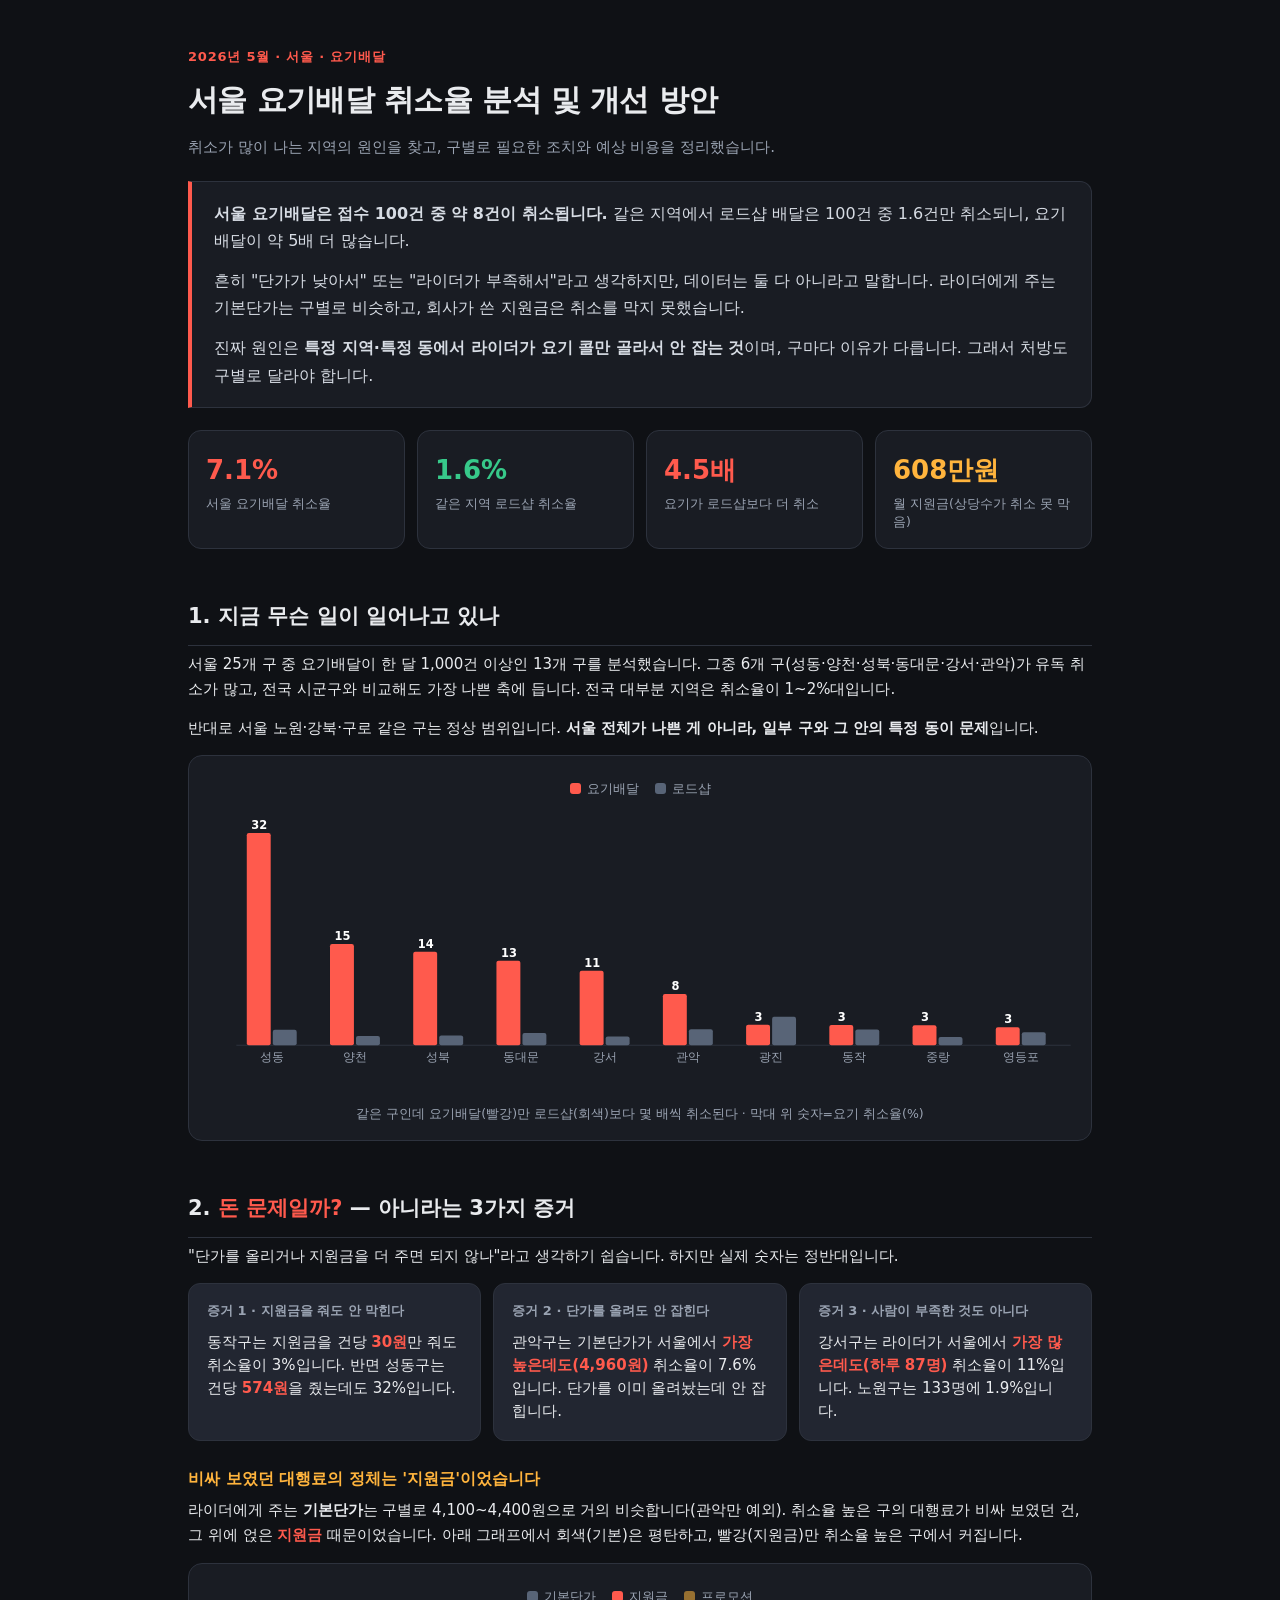
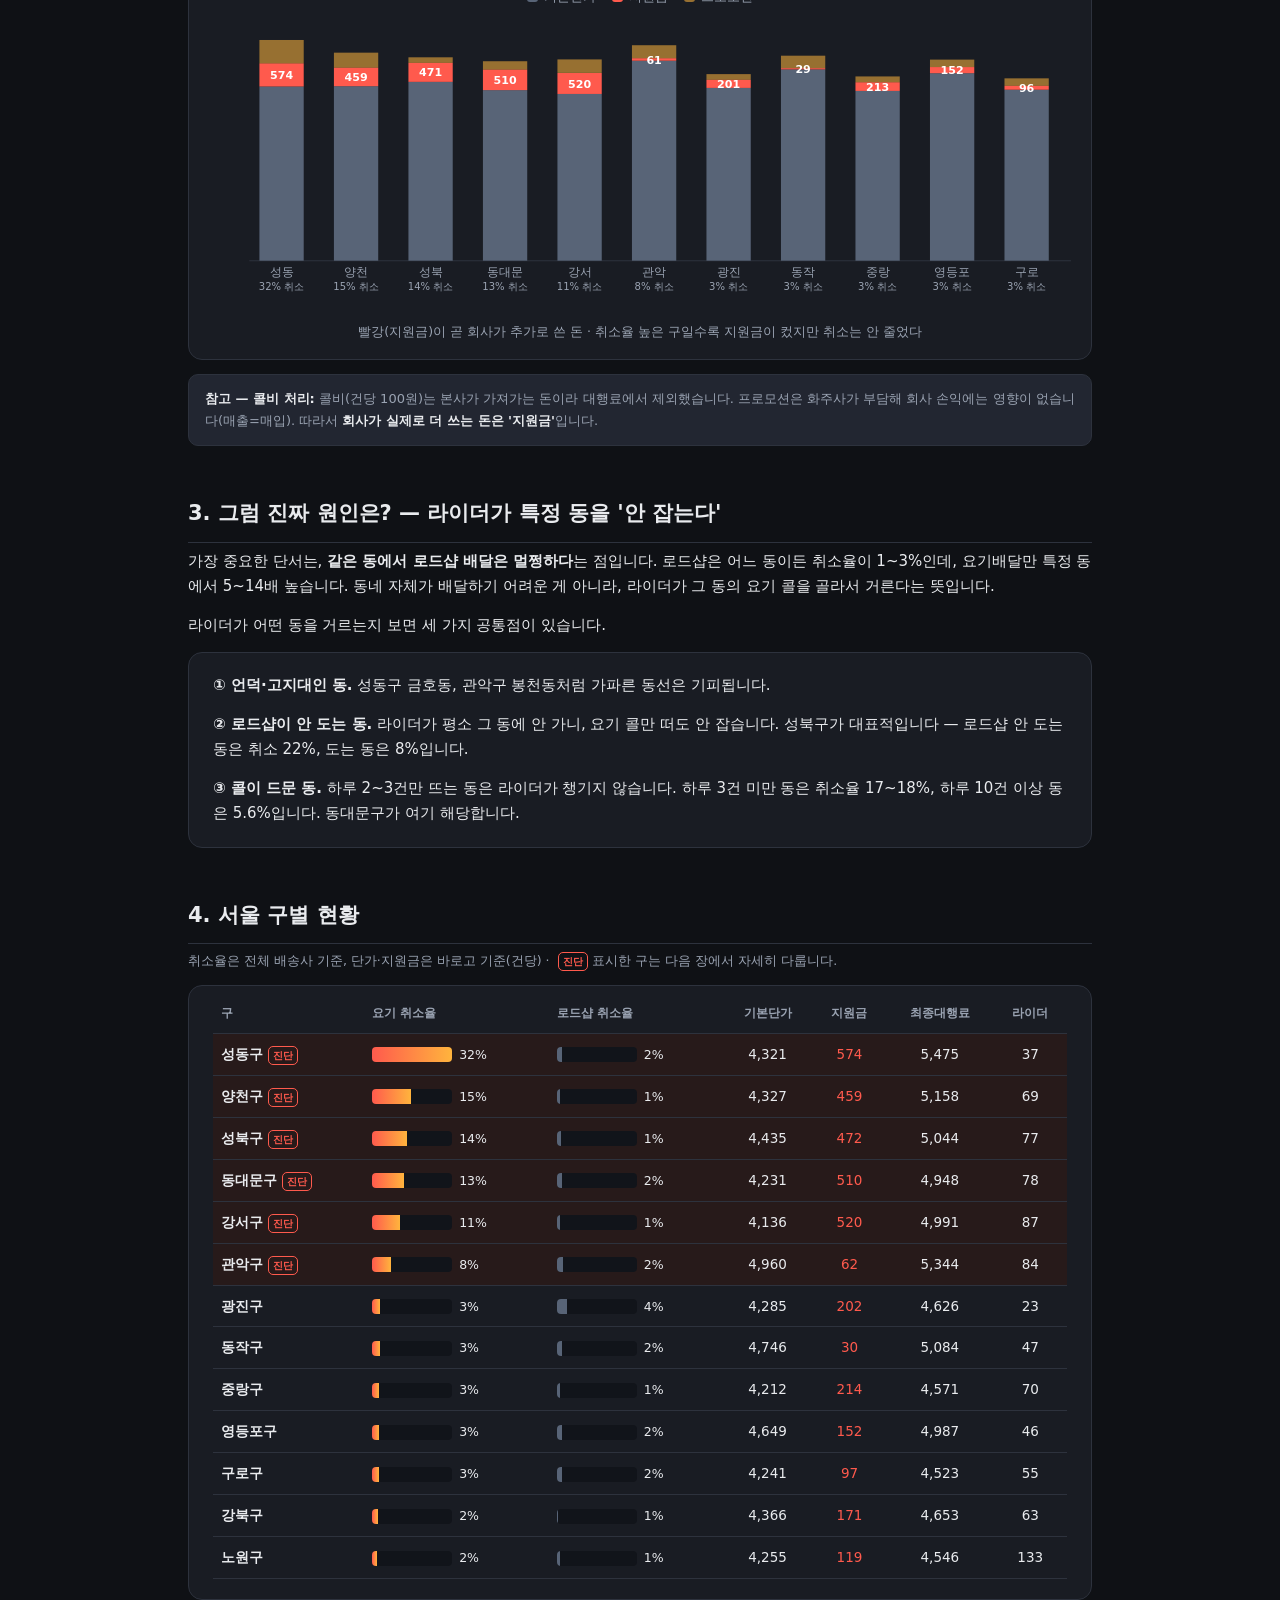
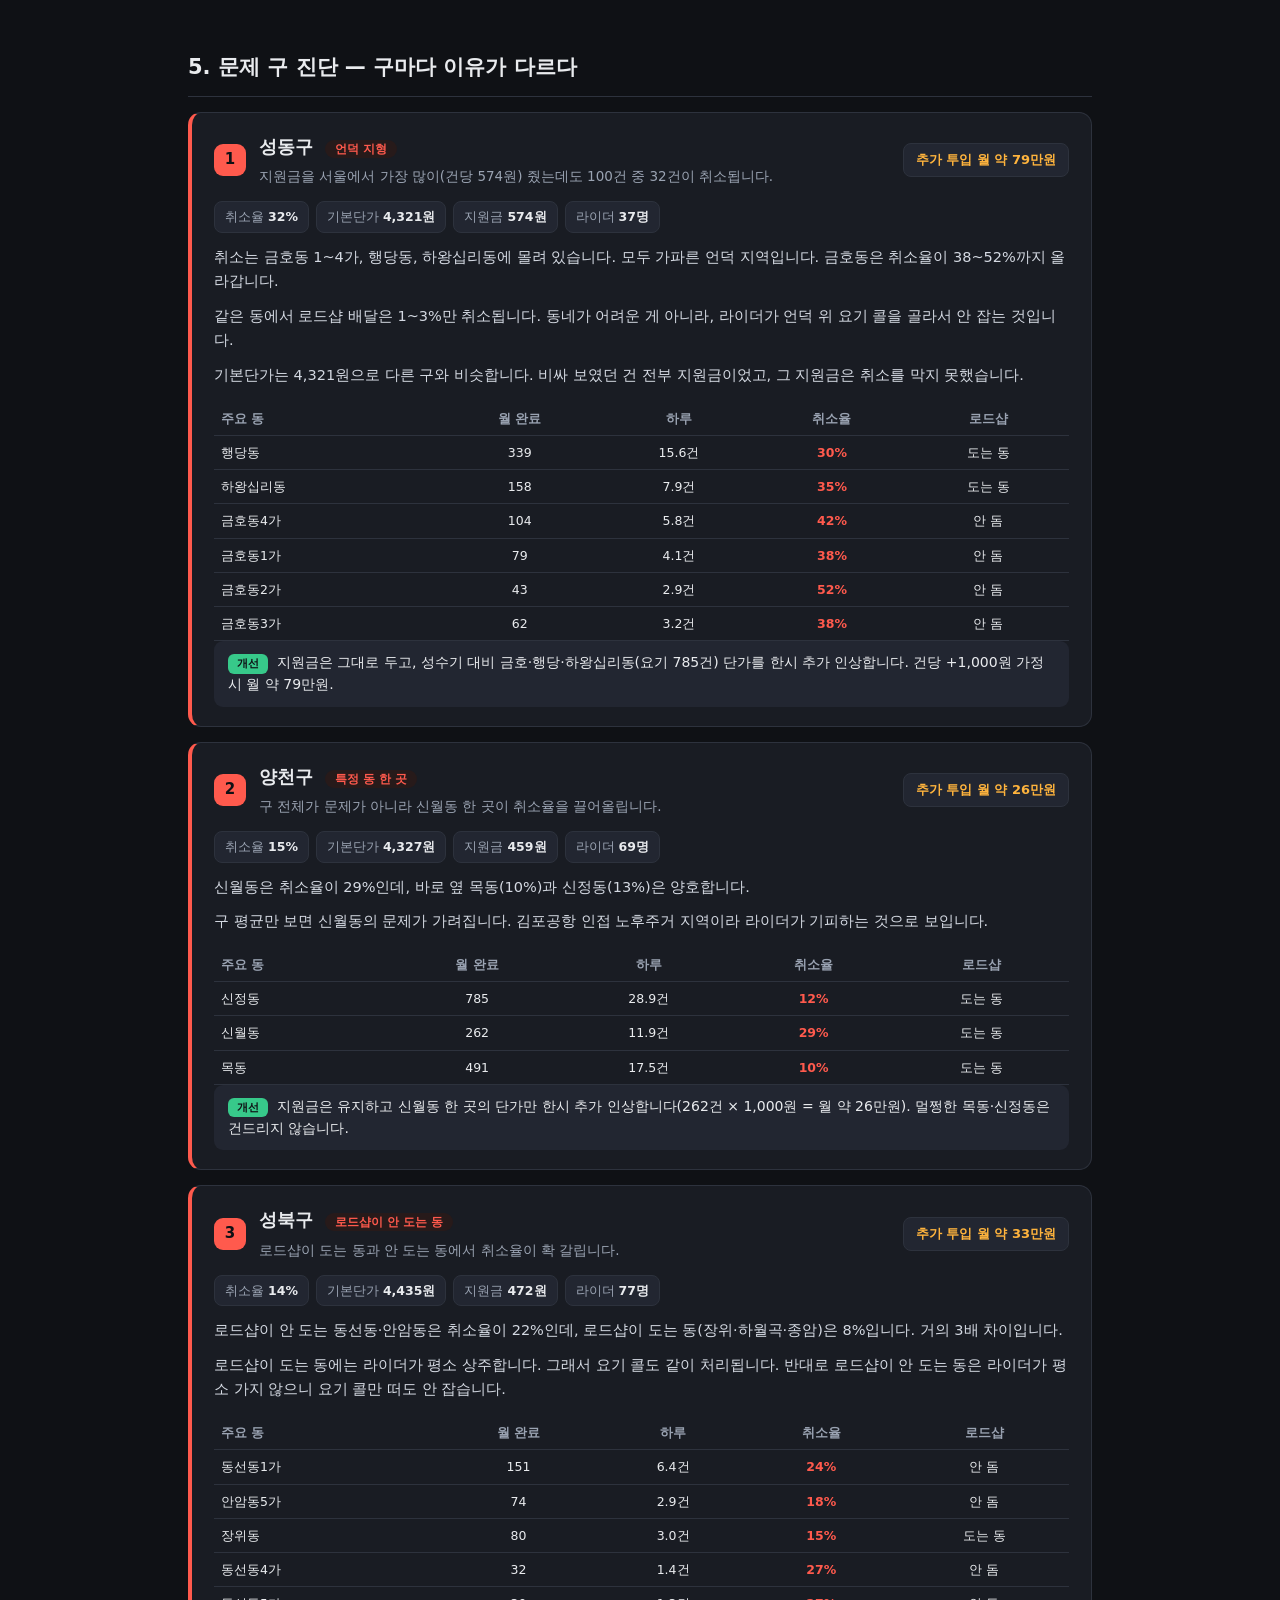
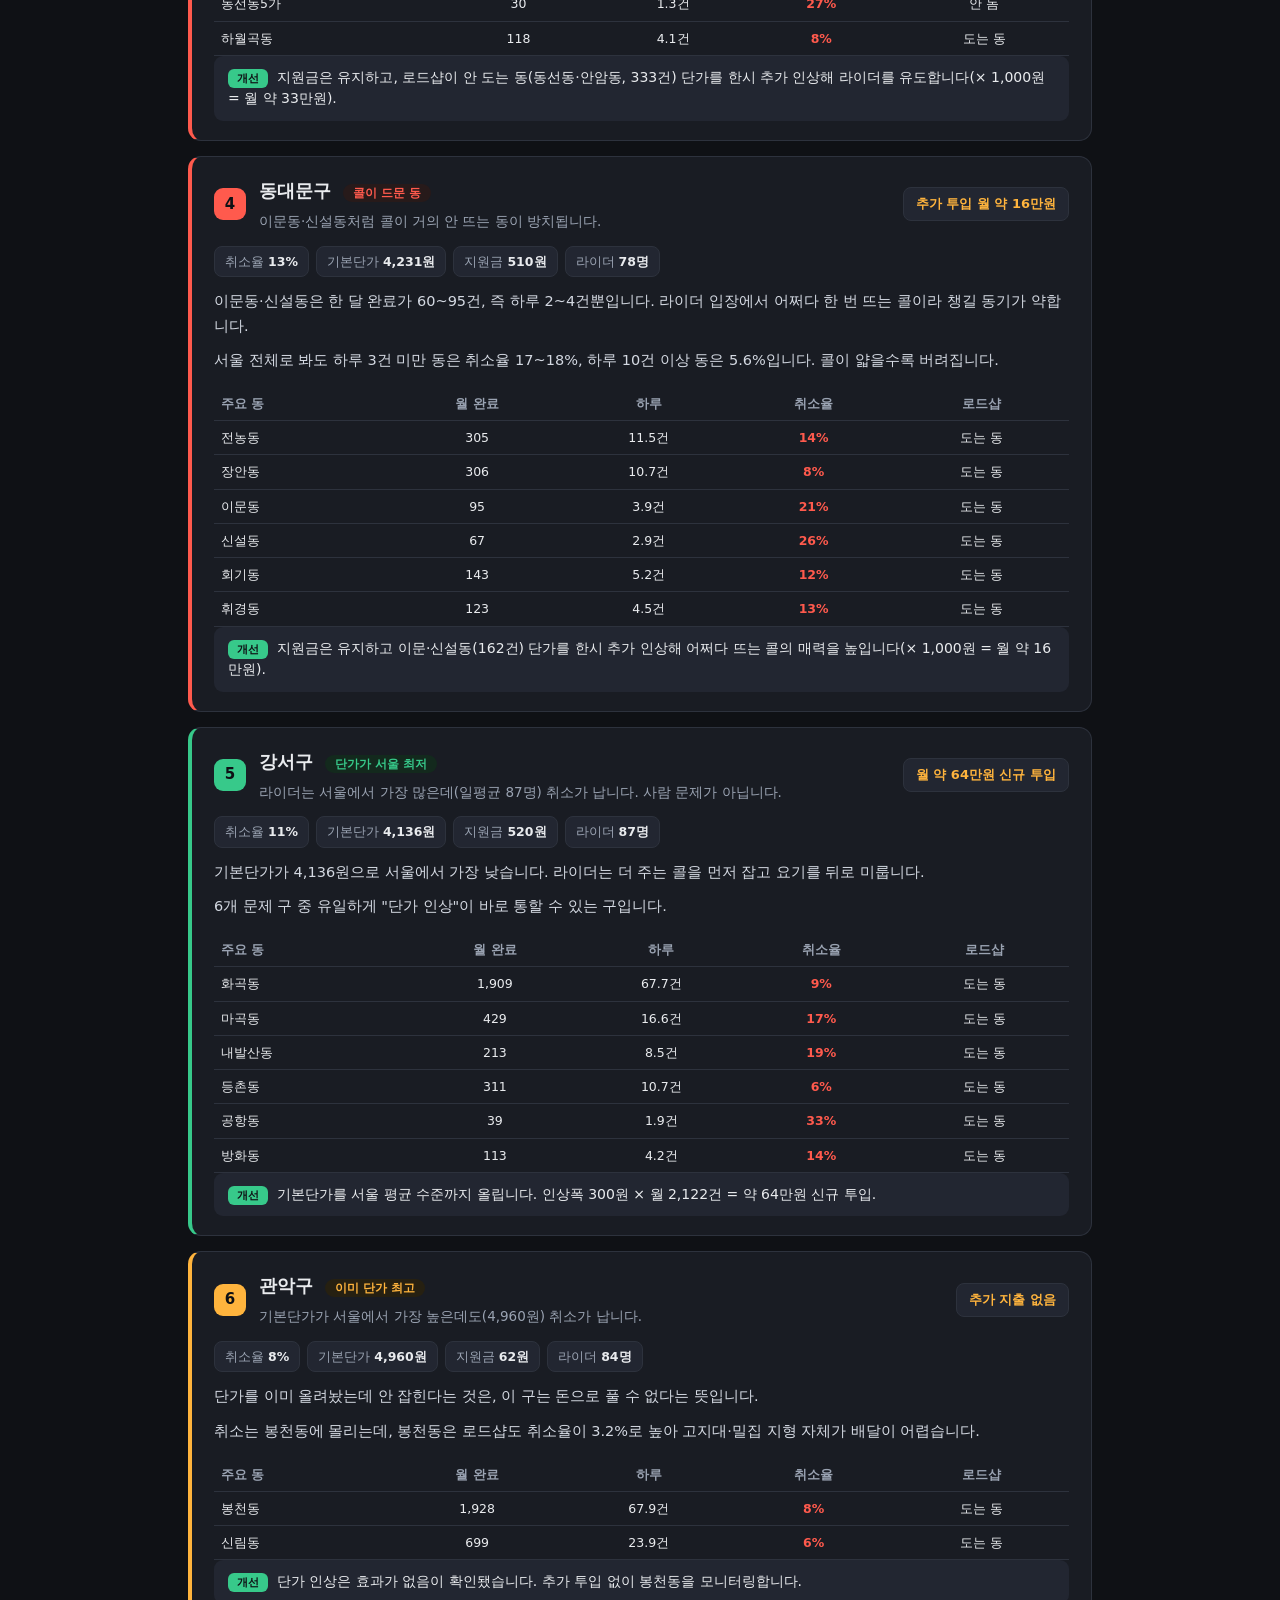
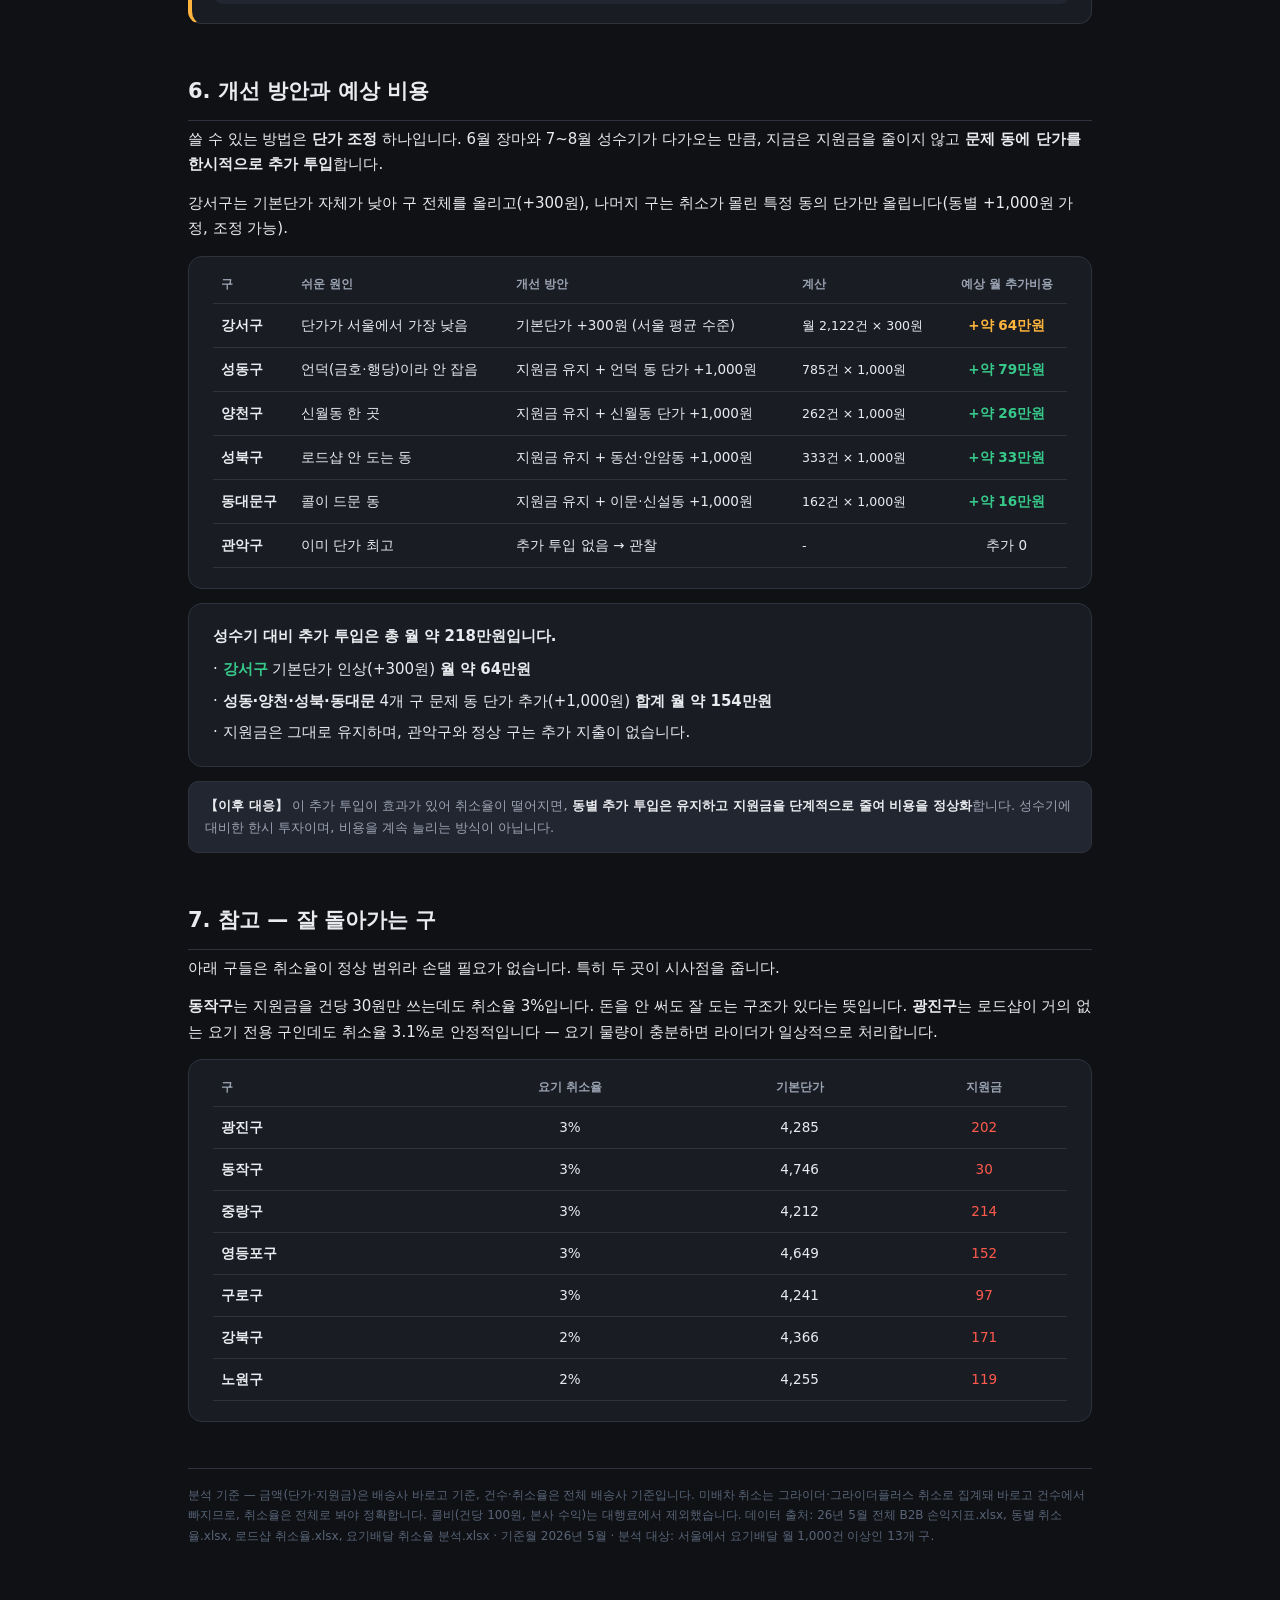
<file: reports/서울_요기배달_취소율_분석및개선방안.html>
<!DOCTYPE html><html lang="ko"><head><meta charset="utf-8"><meta name="viewport" content="width=device-width,initial-scale=1">
<title>서울 요기배달 취소율 분석 및 개선 방안</title><style>
:root{--bg:#0f1115;--card:#191c23;--card2:#222631;--ink:#e9ebee;--sub:#9aa3b2;--line:#2d323d;
--accent:#ff5a4d;--accent2:#ffb43d;--muted2:#586477;--ok:#37c98a;--blue:#5b8cff;--hotbg:#271a1a;--warnbg:#262011;--okbg:#13291d;}
*{box-sizing:border-box}
body{margin:0;background:var(--bg);color:var(--ink);font-family:'Pretendard','Malgun Gothic',system-ui,sans-serif;line-height:1.7;font-size:15px}
.wrap{max-width:960px;margin:0 auto;padding:46px 28px 90px}
.tag{color:var(--accent);font-weight:700;letter-spacing:.06em;font-size:13px}
h1{font-size:30px;margin:6px 0 10px;letter-spacing:-.02em}
h2{font-size:21px;margin:50px 0 6px;padding-bottom:10px;border-bottom:1px solid var(--line)}
h2 .qn{color:var(--accent)}
p{margin:0 0 13px}
.sub{color:var(--sub)} .small{font-size:12.5px}
.summary{background:var(--card);border:1px solid var(--line);border-left:4px solid var(--accent);border-radius:0 12px 12px 0;padding:18px 22px;margin:20px 0}
.summary p{font-size:16px;color:#d7dce4} .summary p:last-child{margin-bottom:0}
.kpis{display:grid;grid-template-columns:repeat(4,1fr);gap:12px;margin:22px 0}
.kpi{background:var(--card);border:1px solid var(--line);border-radius:13px;padding:17px}
.kpi .n{font-size:26px;font-weight:800} .kpi .l{color:var(--sub);font-size:12.5px;margin-top:3px;line-height:1.45}
.kpi.a .n{color:var(--accent)} .kpi.o .n{color:var(--ok)} .kpi.b .n{color:var(--blue)} .kpi.m .n{color:var(--accent2)}
.card{background:var(--card);border:1px solid var(--line);border-radius:14px;padding:20px 24px;margin:14px 0}
.card p:last-child{margin-bottom:0}
.ev{display:grid;grid-template-columns:1fr 1fr 1fr;gap:12px;margin:14px 0}
.evc{background:var(--card2);border:1px solid var(--line);border-radius:12px;padding:16px 18px}
.evc .q{font-size:13px;color:var(--sub);margin-bottom:8px;font-weight:600}
.evc .big{font-size:15px;line-height:1.55} .evc b{color:var(--accent)}
table{width:100%;border-collapse:collapse;font-size:13.5px}
th,td{padding:9px 8px;border-bottom:1px solid var(--line);text-align:left}
th{color:var(--sub);font-weight:600;font-size:12px} td.c,th.c{text-align:center}
.gu{font-weight:700;white-space:nowrap}
.pf{display:inline-block;font-size:10px;color:var(--accent);border:1px solid var(--accent);border-radius:5px;padding:0 4px;margin-left:5px;font-weight:600}
.bw{position:relative;height:15px;background:#11141a;border-radius:4px;overflow:hidden;display:inline-block;width:80px;vertical-align:middle}
.b.y{height:100%;background:linear-gradient(90deg,var(--accent),var(--accent2))} .b.r{height:100%;background:var(--muted2)}
td .v{margin-left:7px;font-size:12.5px} td.rt{position:relative}
tr.hot td{background:var(--hotbg)} td.sub,b.sub{color:var(--accent)}
.chart{background:var(--card);border:1px solid var(--line);border-radius:14px;padding:16px 12px;margin:14px 0;overflow-x:auto}
.bl{fill:#fff;font-size:11px;font-weight:700} .xl{fill:var(--sub);font-size:11.5px} .xl2{fill:var(--sub);font-size:10px}
.legend{display:flex;gap:16px;justify-content:center;margin:6px 0;font-size:12.5px;color:var(--sub)}
.legend span{display:inline-flex;align-items:center;gap:6px} .dot{width:11px;height:11px;border-radius:3px}
.cap{text-align:center;color:var(--sub);font-size:12.5px;margin:8px 0 0}
.dcard{background:var(--card);border:1px solid var(--line);border-left:4px solid var(--accent);border-radius:13px;padding:19px 22px;margin:15px 0}
.dcard.good{border-left-color:var(--ok)} .dcard.warn{border-left-color:var(--accent2)}
.dhead{display:flex;gap:13px;align-items:center;flex-wrap:wrap}
.rank{width:32px;height:32px;flex:none;border-radius:9px;background:var(--accent);color:#0f1115;font-weight:800;display:flex;align-items:center;justify-content:center}
.dcard.good .rank{background:var(--ok)} .dcard.warn .rank{background:var(--accent2)}
.dn{font-size:18px;font-weight:800}
.bdg{font-size:11.5px;font-weight:700;padding:2px 10px;border-radius:20px;background:var(--hotbg);color:var(--accent);margin-left:6px}
.bdg.good{background:var(--okbg);color:var(--ok)} .bdg.warn{background:var(--warnbg);color:var(--accent2)}
.dh{color:var(--sub);font-size:13.5px;margin-top:3px;flex-basis:100%}
.amt{margin-left:auto;background:var(--card2);border:1px solid var(--line);border-radius:8px;padding:5px 12px;font-size:13px;font-weight:700;color:var(--accent2)}
.chips{display:flex;flex-wrap:wrap;gap:7px;margin:13px 0 12px}
.chip{background:var(--card2);border:1px solid var(--line);border-radius:8px;padding:4px 10px;font-size:12.5px;color:var(--sub)} .chip b{color:var(--ink)}
.cz{margin:0 0 10px;font-size:14.5px;color:#d4d9e2} .cz:last-of-type{margin-bottom:14px}
.dt th,.dt td{padding:6px 7px;font-size:12.5px} .hotv{color:var(--accent);font-weight:700}
.fix{background:var(--card2);border-radius:9px;padding:11px 14px;font-size:14px;line-height:1.55}
.fix span{display:inline-block;background:var(--ok);color:#0f1115;font-weight:800;font-size:11px;padding:1px 9px;border-radius:6px;margin-right:9px}
.rxt td{padding:10px 8px} td.newc{color:var(--accent2);font-weight:700} td.movec{color:var(--ok);font-weight:700}
.note{background:var(--card2);border:1px solid var(--line);border-radius:10px;padding:13px 16px;margin:14px 0;font-size:13px;color:var(--sub)} .note b{color:var(--ink)}
.foot{margin-top:46px;color:var(--muted2);font-size:12px;border-top:1px solid var(--line);padding-top:16px;line-height:1.7}
.hl{color:var(--accent);font-weight:700} .hg{color:var(--ok);font-weight:700}
@media(max-width:760px){.kpis{grid-template-columns:1fr 1fr}.ev{grid-template-columns:1fr}}
</style></head><body><div class="wrap">

<div class="tag">2026년 5월 · 서울 · 요기배달</div>
<h1>서울 요기배달 취소율 분석 및 개선 방안</h1>
<p class="sub">취소가 많이 나는 지역의 원인을 찾고, 구별로 필요한 조치와 예상 비용을 정리했습니다.</p>

<div class="summary">
<p><b>서울 요기배달은 접수 100건 중 약 8건이 취소됩니다.</b> 같은 지역에서 로드샵 배달은 100건 중 1.6건만 취소되니, 요기배달이 약 5배 더 많습니다.</p>
<p>흔히 "단가가 낮아서" 또는 "라이더가 부족해서"라고 생각하지만, 데이터는 둘 다 아니라고 말합니다. 라이더에게 주는 기본단가는 구별로 비슷하고, 회사가 쓴 지원금은 취소를 막지 못했습니다.</p>
<p>진짜 원인은 <b>특정 지역·특정 동에서 라이더가 요기 콜만 골라서 안 잡는 것</b>이며, 구마다 이유가 다릅니다. 그래서 처방도 구별로 달라야 합니다.</p>
</div>

<div class="kpis">
<div class="kpi a"><div class="n">7.1%</div><div class="l">서울 요기배달 취소율</div></div>
<div class="kpi o"><div class="n">1.6%</div><div class="l">같은 지역 로드샵 취소율</div></div>
<div class="kpi a"><div class="n">4.5배</div><div class="l">요기가 로드샵보다 더 취소</div></div>
<div class="kpi m"><div class="n">608만원</div><div class="l">월 지원금(상당수가 취소 못 막음)</div></div>
</div>

<h2>1. 지금 무슨 일이 일어나고 있나</h2>
<p>서울 25개 구 중 요기배달이 한 달 1,000건 이상인 13개 구를 분석했습니다. 그중 6개 구(성동·양천·성북·동대문·강서·관악)가 유독 취소가 많고, 전국 시군구와 비교해도 가장 나쁜 축에 듭니다. 전국 대부분 지역은 취소율이 1~2%대입니다.</p>
<p>반대로 서울 노원·강북·구로 같은 구는 정상 범위입니다. <b>서울 전체가 나쁜 게 아니라, 일부 구와 그 안의 특정 동이 문제</b>입니다.</p>
<div class="chart">
<div class="legend"><span><i class="dot" style="background:var(--accent)"></i>요기배달</span><span><i class="dot" style="background:var(--muted2)"></i>로드샵</span></div>
<svg viewBox="0 0 844 270" width="100%" preserveAspectRatio="xMidYMid meet"><line x1="34" y1="230" x2="836" y2="230" stroke="var(--line)"/><rect x='44' y='26.0' width='23' height='204.0' fill='var(--accent)' rx='2'/><rect x='69' y='215.2' width='23' height='14.8' fill='var(--muted2)' rx='2'/><text x='56' y='22.0' text-anchor='middle' class='bl'>32</text><text x='68' y='245' text-anchor='middle' class='xl'>성동</text><rect x='124' y='132.7' width='23' height='97.3' fill='var(--accent)' rx='2'/><rect x='149' y='221.1' width='23' height='8.9' fill='var(--muted2)' rx='2'/><text x='136' y='128.7' text-anchor='middle' class='bl'>15</text><text x='148' y='245' text-anchor='middle' class='xl'>양천</text><rect x='204' y='140.1' width='23' height='89.9' fill='var(--accent)' rx='2'/><rect x='229' y='220.6' width='23' height='9.4' fill='var(--muted2)' rx='2'/><text x='216' y='136.1' text-anchor='middle' class='bl'>14</text><text x='228' y='245' text-anchor='middle' class='xl'>성북</text><rect x='284' y='148.7' width='23' height='81.3' fill='var(--accent)' rx='2'/><rect x='309' y='218.2' width='23' height='11.8' fill='var(--muted2)' rx='2'/><text x='296' y='144.7' text-anchor='middle' class='bl'>13</text><text x='308' y='245' text-anchor='middle' class='xl'>동대문</text><rect x='364' y='158.4' width='23' height='71.6' fill='var(--accent)' rx='2'/><rect x='389' y='221.6' width='23' height='8.4' fill='var(--muted2)' rx='2'/><text x='376' y='154.4' text-anchor='middle' class='bl'>11</text><text x='388' y='245' text-anchor='middle' class='xl'>강서</text><rect x='444' y='180.8' width='23' height='49.2' fill='var(--accent)' rx='2'/><rect x='469' y='214.6' width='23' height='15.4' fill='var(--muted2)' rx='2'/><text x='456' y='176.8' text-anchor='middle' class='bl'>8</text><text x='468' y='245' text-anchor='middle' class='xl'>관악</text><rect x='524' y='210.3' width='23' height='19.7' fill='var(--accent)' rx='2'/><rect x='549' y='202.7' width='23' height='27.3' fill='var(--muted2)' rx='2'/><text x='536' y='206.3' text-anchor='middle' class='bl'>3</text><text x='548' y='245' text-anchor='middle' class='xl'>광진</text><rect x='604' y='210.5' width='23' height='19.5' fill='var(--accent)' rx='2'/><rect x='629' y='214.8' width='23' height='15.2' fill='var(--muted2)' rx='2'/><text x='616' y='206.5' text-anchor='middle' class='bl'>3</text><text x='628' y='245' text-anchor='middle' class='xl'>동작</text><rect x='684' y='210.8' width='23' height='19.2' fill='var(--accent)' rx='2'/><rect x='709' y='222.0' width='23' height='8.0' fill='var(--muted2)' rx='2'/><text x='696' y='206.8' text-anchor='middle' class='bl'>3</text><text x='708' y='245' text-anchor='middle' class='xl'>중랑</text><rect x='764' y='212.8' width='23' height='17.2' fill='var(--accent)' rx='2'/><rect x='789' y='217.4' width='23' height='12.6' fill='var(--muted2)' rx='2'/><text x='776' y='208.8' text-anchor='middle' class='bl'>3</text><text x='788' y='245' text-anchor='middle' class='xl'>영등포</text></svg>
<p class="cap">같은 구인데 요기배달(빨강)만 로드샵(회색)보다 몇 배씩 취소된다 · 막대 위 숫자=요기 취소율(%)</p></div>

<h2>2. <span class="qn">돈 문제일까?</span> &mdash; 아니라는 3가지 증거</h2>
<p>"단가를 올리거나 지원금을 더 주면 되지 않나"라고 생각하기 쉽습니다. 하지만 실제 숫자는 정반대입니다.</p>
<div class="ev">
<div class="evc"><div class="q">증거 1 · 지원금을 줘도 안 막힌다</div><div class="big">동작구는 지원금을 건당 <b>30원</b>만 줘도 취소율이 3%입니다. 반면 성동구는 건당 <b>574원</b>을 줬는데도 32%입니다.</div></div>
<div class="evc"><div class="q">증거 2 · 단가를 올려도 안 잡힌다</div><div class="big">관악구는 기본단가가 서울에서 <b>가장 높은데도(4,960원)</b> 취소율이 7.6%입니다. 단가를 이미 올려놨는데 안 잡힙니다.</div></div>
<div class="evc"><div class="q">증거 3 · 사람이 부족한 것도 아니다</div><div class="big">강서구는 라이더가 서울에서 <b>가장 많은데도(하루 87명)</b> 취소율이 11%입니다. 노원구는 133명에 1.9%입니다.</div></div>
</div>
<h3 style="font-size:16px;color:var(--accent2);margin:24px 0 6px">비싸 보였던 대행료의 정체는 '지원금'이었습니다</h3>
<p>라이더에게 주는 <b>기본단가</b>는 구별로 4,100~4,400원으로 거의 비슷합니다(관악만 예외). 취소율 높은 구의 대행료가 비싸 보였던 건, 그 위에 얹은 <b class="hl">지원금</b> 때문이었습니다. 아래 그래프에서 회색(기본)은 평탄하고, 빨강(지원금)만 취소율 높은 구에서 커집니다.</p>
<div class="chart">
<div class="legend"><span><i class="dot" style="background:var(--muted2)"></i>기본단가</span><span><i class="dot" style="background:var(--accent)"></i>지원금</span><span><i class="dot" style="background:var(--accent2);opacity:.55"></i>프로모션</span></div>
<svg viewBox="0 0 872 290" width="100%" preserveAspectRatio="xMidYMid meet"><line x1="48" y1="246" x2="864" y2="246" stroke="var(--line)"/><rect x='58' y='73.0' width='44' height='173.0' fill='var(--muted2)'/><rect x='58' y='50.0' width='44' height='23.0' fill='var(--accent)'/><rect x='58' y='26.8' width='44' height='23.2' fill='var(--accent2)' opacity='.55'/><text x='80' y='65.5' text-anchor='middle' class='bl'>574</text><text x='80' y='261' text-anchor='middle' class='xl'>성동</text><text x='80' y='275' text-anchor='middle' class='xl2'>32% 취소</text><rect x='132' y='72.7' width='44' height='173.3' fill='var(--muted2)'/><rect x='132' y='54.3' width='44' height='18.4' fill='var(--accent)'/><rect x='132' y='39.4' width='44' height='14.9' fill='var(--accent2)' opacity='.55'/><text x='154' y='67.5' text-anchor='middle' class='bl'>459</text><text x='154' y='261' text-anchor='middle' class='xl'>양천</text><text x='154' y='275' text-anchor='middle' class='xl2'>15% 취소</text><rect x='206' y='68.4' width='44' height='177.6' fill='var(--muted2)'/><rect x='206' y='49.5' width='44' height='18.9' fill='var(--accent)'/><rect x='206' y='44.0' width='44' height='5.5' fill='var(--accent2)' opacity='.55'/><text x='228' y='63.0' text-anchor='middle' class='bl'>471</text><text x='228' y='261' text-anchor='middle' class='xl'>성북</text><text x='228' y='275' text-anchor='middle' class='xl2'>14% 취소</text><rect x='280' y='76.6' width='44' height='169.4' fill='var(--muted2)'/><rect x='280' y='56.2' width='44' height='20.4' fill='var(--accent)'/><rect x='280' y='47.9' width='44' height='8.3' fill='var(--accent2)' opacity='.55'/><text x='302' y='70.4' text-anchor='middle' class='bl'>510</text><text x='302' y='261' text-anchor='middle' class='xl'>동대문</text><text x='302' y='275' text-anchor='middle' class='xl2'>13% 취소</text><rect x='354' y='80.4' width='44' height='165.6' fill='var(--muted2)'/><rect x='354' y='59.6' width='44' height='20.8' fill='var(--accent)'/><rect x='354' y='46.1' width='44' height='13.4' fill='var(--accent2)' opacity='.55'/><text x='376' y='74.0' text-anchor='middle' class='bl'>520</text><text x='376' y='261' text-anchor='middle' class='xl'>강서</text><text x='376' y='275' text-anchor='middle' class='xl2'>11% 취소</text><rect x='428' y='47.4' width='44' height='198.6' fill='var(--muted2)'/><rect x='428' y='44.9' width='44' height='2.5' fill='var(--accent)'/><rect x='428' y='32.0' width='44' height='12.9' fill='var(--accent2)' opacity='.55'/><text x='450' y='50.2' text-anchor='middle' class='bl'>61</text><text x='450' y='261' text-anchor='middle' class='xl'>관악</text><text x='450' y='275' text-anchor='middle' class='xl2'>8% 취소</text><rect x='502' y='74.4' width='44' height='171.6' fill='var(--muted2)'/><rect x='502' y='66.3' width='44' height='8.1' fill='var(--accent)'/><rect x='502' y='60.7' width='44' height='5.6' fill='var(--accent2)' opacity='.55'/><text x='524' y='74.4' text-anchor='middle' class='bl'>201</text><text x='524' y='261' text-anchor='middle' class='xl'>광진</text><text x='524' y='275' text-anchor='middle' class='xl2'>3% 취소</text><rect x='576' y='56.0' width='44' height='190.0' fill='var(--muted2)'/><rect x='576' y='54.8' width='44' height='1.2' fill='var(--accent)'/><rect x='576' y='42.4' width='44' height='12.3' fill='var(--accent2)' opacity='.55'/><text x='598' y='59.4' text-anchor='middle' class='bl'>29</text><text x='598' y='261' text-anchor='middle' class='xl'>동작</text><text x='598' y='275' text-anchor='middle' class='xl2'>3% 취소</text><rect x='650' y='77.4' width='44' height='168.6' fill='var(--muted2)'/><rect x='650' y='68.8' width='44' height='8.6' fill='var(--accent)'/><rect x='650' y='63.0' width='44' height='5.8' fill='var(--accent2)' opacity='.55'/><text x='672' y='77.1' text-anchor='middle' class='bl'>213</text><text x='672' y='261' text-anchor='middle' class='xl'>중랑</text><text x='672' y='275' text-anchor='middle' class='xl2'>3% 취소</text><rect x='724' y='59.8' width='44' height='186.2' fill='var(--muted2)'/><rect x='724' y='53.7' width='44' height='6.1' fill='var(--accent)'/><rect x='724' y='46.3' width='44' height='7.4' fill='var(--accent2)' opacity='.55'/><text x='746' y='60.8' text-anchor='middle' class='bl'>152</text><text x='746' y='261' text-anchor='middle' class='xl'>영등포</text><text x='746' y='275' text-anchor='middle' class='xl2'>3% 취소</text><rect x='798' y='76.2' width='44' height='169.8' fill='var(--muted2)'/><rect x='798' y='72.3' width='44' height='3.9' fill='var(--accent)'/><rect x='798' y='64.9' width='44' height='7.4' fill='var(--accent2)' opacity='.55'/><text x='820' y='78.2' text-anchor='middle' class='bl'>96</text><text x='820' y='261' text-anchor='middle' class='xl'>구로</text><text x='820' y='275' text-anchor='middle' class='xl2'>3% 취소</text></svg>
<p class="cap">빨강(지원금)이 곧 회사가 추가로 쓴 돈 · 취소율 높은 구일수록 지원금이 컸지만 취소는 안 줄었다</p></div>
<div class="note"><b>참고 — 콜비 처리:</b> 콜비(건당 100원)는 본사가 가져가는 돈이라 대행료에서 제외했습니다. 프로모션은 화주사가 부담해 회사 손익에는 영향이 없습니다(매출=매입). 따라서 <b>회사가 실제로 더 쓰는 돈은 '지원금'</b>입니다.</div>

<h2>3. 그럼 진짜 원인은? &mdash; 라이더가 특정 동을 '안 잡는다'</h2>
<p>가장 중요한 단서는, <b>같은 동에서 로드샵 배달은 멀쩡하다</b>는 점입니다. 로드샵은 어느 동이든 취소율이 1~3%인데, 요기배달만 특정 동에서 5~14배 높습니다. 동네 자체가 배달하기 어려운 게 아니라, 라이더가 그 동의 요기 콜을 골라서 거른다는 뜻입니다.</p>
<p>라이더가 어떤 동을 거르는지 보면 세 가지 공통점이 있습니다.</p>
<div class="card">
<p><b>① 언덕·고지대인 동.</b> 성동구 금호동, 관악구 봉천동처럼 가파른 동선은 기피됩니다.</p>
<p><b>② 로드샵이 안 도는 동.</b> 라이더가 평소 그 동에 안 가니, 요기 콜만 떠도 안 잡습니다. 성북구가 대표적입니다 &mdash; 로드샵 안 도는 동은 취소 22%, 도는 동은 8%입니다.</p>
<p><b>③ 콜이 드문 동.</b> 하루 2~3건만 뜨는 동은 라이더가 챙기지 않습니다. 하루 3건 미만 동은 취소율 17~18%, 하루 10건 이상 동은 5.6%입니다. 동대문구가 여기 해당합니다.</p>
</div>

<h2>4. 서울 구별 현황</h2>
<p class="sub small">취소율은 전체 배송사 기준, 단가·지원금은 바로고 기준(건당) · <span class="pf">진단</span> 표시한 구는 다음 장에서 자세히 다룹니다.</p>
<div class="card" style="padding-top:8px"><table>
<thead><tr><th>구</th><th>요기 취소율</th><th>로드샵 취소율</th><th class="c">기본단가</th><th class="c">지원금</th><th class="c">최종대행료</th><th class="c">라이더</th></tr></thead>
<tbody><tr class='hot'><td class='gu'>성동구<span class='pf'>진단</span></td><td class='rt'><div class='bw'><div class='b y' style='width:100%'></div></div><span class='v'>32%</span></td><td class='rt'><div class='bw'><div class='b r' style='width:7%'></div></div><span class='v'>2%</span></td><td class='c'>4,321</td><td class='c sub'>574</td><td class='c'>5,475</td><td class='c'>37</td></tr><tr class='hot'><td class='gu'>양천구<span class='pf'>진단</span></td><td class='rt'><div class='bw'><div class='b y' style='width:48%'></div></div><span class='v'>15%</span></td><td class='rt'><div class='bw'><div class='b r' style='width:4%'></div></div><span class='v'>1%</span></td><td class='c'>4,327</td><td class='c sub'>459</td><td class='c'>5,158</td><td class='c'>69</td></tr><tr class='hot'><td class='gu'>성북구<span class='pf'>진단</span></td><td class='rt'><div class='bw'><div class='b y' style='width:44%'></div></div><span class='v'>14%</span></td><td class='rt'><div class='bw'><div class='b r' style='width:5%'></div></div><span class='v'>1%</span></td><td class='c'>4,435</td><td class='c sub'>472</td><td class='c'>5,044</td><td class='c'>77</td></tr><tr class='hot'><td class='gu'>동대문구<span class='pf'>진단</span></td><td class='rt'><div class='bw'><div class='b y' style='width:40%'></div></div><span class='v'>13%</span></td><td class='rt'><div class='bw'><div class='b r' style='width:6%'></div></div><span class='v'>2%</span></td><td class='c'>4,231</td><td class='c sub'>510</td><td class='c'>4,948</td><td class='c'>78</td></tr><tr class='hot'><td class='gu'>강서구<span class='pf'>진단</span></td><td class='rt'><div class='bw'><div class='b y' style='width:35%'></div></div><span class='v'>11%</span></td><td class='rt'><div class='bw'><div class='b r' style='width:4%'></div></div><span class='v'>1%</span></td><td class='c'>4,136</td><td class='c sub'>520</td><td class='c'>4,991</td><td class='c'>87</td></tr><tr class='hot'><td class='gu'>관악구<span class='pf'>진단</span></td><td class='rt'><div class='bw'><div class='b y' style='width:24%'></div></div><span class='v'>8%</span></td><td class='rt'><div class='bw'><div class='b r' style='width:8%'></div></div><span class='v'>2%</span></td><td class='c'>4,960</td><td class='c sub'>62</td><td class='c'>5,344</td><td class='c'>84</td></tr><tr class=''><td class='gu'>광진구</td><td class='rt'><div class='bw'><div class='b y' style='width:10%'></div></div><span class='v'>3%</span></td><td class='rt'><div class='bw'><div class='b r' style='width:13%'></div></div><span class='v'>4%</span></td><td class='c'>4,285</td><td class='c sub'>202</td><td class='c'>4,626</td><td class='c'>23</td></tr><tr class=''><td class='gu'>동작구</td><td class='rt'><div class='bw'><div class='b y' style='width:10%'></div></div><span class='v'>3%</span></td><td class='rt'><div class='bw'><div class='b r' style='width:7%'></div></div><span class='v'>2%</span></td><td class='c'>4,746</td><td class='c sub'>30</td><td class='c'>5,084</td><td class='c'>47</td></tr><tr class=''><td class='gu'>중랑구</td><td class='rt'><div class='bw'><div class='b y' style='width:9%'></div></div><span class='v'>3%</span></td><td class='rt'><div class='bw'><div class='b r' style='width:4%'></div></div><span class='v'>1%</span></td><td class='c'>4,212</td><td class='c sub'>214</td><td class='c'>4,571</td><td class='c'>70</td></tr><tr class=''><td class='gu'>영등포구</td><td class='rt'><div class='bw'><div class='b y' style='width:8%'></div></div><span class='v'>3%</span></td><td class='rt'><div class='bw'><div class='b r' style='width:6%'></div></div><span class='v'>2%</span></td><td class='c'>4,649</td><td class='c sub'>152</td><td class='c'>4,987</td><td class='c'>46</td></tr><tr class=''><td class='gu'>구로구</td><td class='rt'><div class='bw'><div class='b y' style='width:8%'></div></div><span class='v'>3%</span></td><td class='rt'><div class='bw'><div class='b r' style='width:6%'></div></div><span class='v'>2%</span></td><td class='c'>4,241</td><td class='c sub'>97</td><td class='c'>4,523</td><td class='c'>55</td></tr><tr class=''><td class='gu'>강북구</td><td class='rt'><div class='bw'><div class='b y' style='width:7%'></div></div><span class='v'>2%</span></td><td class='rt'><div class='bw'><div class='b r' style='width:2%'></div></div><span class='v'>1%</span></td><td class='c'>4,366</td><td class='c sub'>171</td><td class='c'>4,653</td><td class='c'>63</td></tr><tr class=''><td class='gu'>노원구</td><td class='rt'><div class='bw'><div class='b y' style='width:6%'></div></div><span class='v'>2%</span></td><td class='rt'><div class='bw'><div class='b r' style='width:4%'></div></div><span class='v'>1%</span></td><td class='c'>4,255</td><td class='c sub'>119</td><td class='c'>4,546</td><td class='c'>133</td></tr></tbody></table></div>

<h2>5. 문제 구 진단 &mdash; 구마다 이유가 다르다</h2>
<div class='dcard hot'><div class='dhead'><div class='rank'>1</div><div><div class='dn'>성동구 <span class='bdg hot'>언덕 지형</span></div><div class='dh'>지원금을 서울에서 가장 많이(건당 574원) 줬는데도 100건 중 32건이 취소됩니다.</div></div><div class='amt'>추가 투입 월 약 79만원</div></div><div class='chips'><span class='chip'>취소율 <b>32%</b></span><span class='chip'>기본단가 <b>4,321원</b></span><span class='chip'>지원금 <b class='sub'>574원</b></span><span class='chip'>라이더 <b>37명</b></span></div><p class='cz'>취소는 금호동 1~4가, 행당동, 하왕십리동에 몰려 있습니다. 모두 가파른 언덕 지역입니다. 금호동은 취소율이 38~52%까지 올라갑니다.</p><p class='cz'>같은 동에서 로드샵 배달은 1~3%만 취소됩니다. 동네가 어려운 게 아니라, 라이더가 언덕 위 요기 콜을 골라서 안 잡는 것입니다.</p><p class='cz'>기본단가는 4,321원으로 다른 구와 비슷합니다. 비싸 보였던 건 전부 지원금이었고, 그 지원금은 취소를 막지 못했습니다.</p><table class='dt'><thead><tr><th>주요 동</th><th class='c'>월 완료</th><th class='c'>하루</th><th class='c'>취소율</th><th class='c'>로드샵</th></tr></thead><tbody><tr><td>행당동</td><td class='c'>339</td><td class='c'>15.6건</td><td class='c hotv'>30%</td><td class='c'>도는 동</td></tr><tr><td>하왕십리동</td><td class='c'>158</td><td class='c'>7.9건</td><td class='c hotv'>35%</td><td class='c'>도는 동</td></tr><tr><td>금호동4가</td><td class='c'>104</td><td class='c'>5.8건</td><td class='c hotv'>42%</td><td class='c'>안 돔</td></tr><tr><td>금호동1가</td><td class='c'>79</td><td class='c'>4.1건</td><td class='c hotv'>38%</td><td class='c'>안 돔</td></tr><tr><td>금호동2가</td><td class='c'>43</td><td class='c'>2.9건</td><td class='c hotv'>52%</td><td class='c'>안 돔</td></tr><tr><td>금호동3가</td><td class='c'>62</td><td class='c'>3.2건</td><td class='c hotv'>38%</td><td class='c'>안 돔</td></tr></tbody></table><div class='fix'><span>개선</span>지원금은 그대로 두고, 성수기 대비 금호·행당·하왕십리동(요기 785건) 단가를 한시 추가 인상합니다. 건당 +1,000원 가정 시 월 약 79만원.</div></div><div class='dcard hot'><div class='dhead'><div class='rank'>2</div><div><div class='dn'>양천구 <span class='bdg hot'>특정 동 한 곳</span></div><div class='dh'>구 전체가 문제가 아니라 신월동 한 곳이 취소율을 끌어올립니다.</div></div><div class='amt'>추가 투입 월 약 26만원</div></div><div class='chips'><span class='chip'>취소율 <b>15%</b></span><span class='chip'>기본단가 <b>4,327원</b></span><span class='chip'>지원금 <b class='sub'>459원</b></span><span class='chip'>라이더 <b>69명</b></span></div><p class='cz'>신월동은 취소율이 29%인데, 바로 옆 목동(10%)과 신정동(13%)은 양호합니다.</p><p class='cz'>구 평균만 보면 신월동의 문제가 가려집니다. 김포공항 인접 노후주거 지역이라 라이더가 기피하는 것으로 보입니다.</p><table class='dt'><thead><tr><th>주요 동</th><th class='c'>월 완료</th><th class='c'>하루</th><th class='c'>취소율</th><th class='c'>로드샵</th></tr></thead><tbody><tr><td>신정동</td><td class='c'>785</td><td class='c'>28.9건</td><td class='c hotv'>12%</td><td class='c'>도는 동</td></tr><tr><td>신월동</td><td class='c'>262</td><td class='c'>11.9건</td><td class='c hotv'>29%</td><td class='c'>도는 동</td></tr><tr><td>목동</td><td class='c'>491</td><td class='c'>17.5건</td><td class='c hotv'>10%</td><td class='c'>도는 동</td></tr></tbody></table><div class='fix'><span>개선</span>지원금은 유지하고 신월동 한 곳의 단가만 한시 추가 인상합니다(262건 × 1,000원 = 월 약 26만원). 멀쩡한 목동·신정동은 건드리지 않습니다.</div></div><div class='dcard hot'><div class='dhead'><div class='rank'>3</div><div><div class='dn'>성북구 <span class='bdg hot'>로드샵이 안 도는 동</span></div><div class='dh'>로드샵이 도는 동과 안 도는 동에서 취소율이 확 갈립니다.</div></div><div class='amt'>추가 투입 월 약 33만원</div></div><div class='chips'><span class='chip'>취소율 <b>14%</b></span><span class='chip'>기본단가 <b>4,435원</b></span><span class='chip'>지원금 <b class='sub'>472원</b></span><span class='chip'>라이더 <b>77명</b></span></div><p class='cz'>로드샵이 안 도는 동선동·안암동은 취소율이 22%인데, 로드샵이 도는 동(장위·하월곡·종암)은 8%입니다. 거의 3배 차이입니다.</p><p class='cz'>로드샵이 도는 동에는 라이더가 평소 상주합니다. 그래서 요기 콜도 같이 처리됩니다. 반대로 로드샵이 안 도는 동은 라이더가 평소 가지 않으니 요기 콜만 떠도 안 잡습니다.</p><table class='dt'><thead><tr><th>주요 동</th><th class='c'>월 완료</th><th class='c'>하루</th><th class='c'>취소율</th><th class='c'>로드샵</th></tr></thead><tbody><tr><td>동선동1가</td><td class='c'>151</td><td class='c'>6.4건</td><td class='c hotv'>24%</td><td class='c'>안 돔</td></tr><tr><td>안암동5가</td><td class='c'>74</td><td class='c'>2.9건</td><td class='c hotv'>18%</td><td class='c'>안 돔</td></tr><tr><td>장위동</td><td class='c'>80</td><td class='c'>3.0건</td><td class='c hotv'>15%</td><td class='c'>도는 동</td></tr><tr><td>동선동4가</td><td class='c'>32</td><td class='c'>1.4건</td><td class='c hotv'>27%</td><td class='c'>안 돔</td></tr><tr><td>동선동5가</td><td class='c'>30</td><td class='c'>1.3건</td><td class='c hotv'>27%</td><td class='c'>안 돔</td></tr><tr><td>하월곡동</td><td class='c'>118</td><td class='c'>4.1건</td><td class='c hotv'>8%</td><td class='c'>도는 동</td></tr></tbody></table><div class='fix'><span>개선</span>지원금은 유지하고, 로드샵이 안 도는 동(동선동·안암동, 333건) 단가를 한시 추가 인상해 라이더를 유도합니다(× 1,000원 = 월 약 33만원).</div></div><div class='dcard hot'><div class='dhead'><div class='rank'>4</div><div><div class='dn'>동대문구 <span class='bdg hot'>콜이 드문 동</span></div><div class='dh'>이문동·신설동처럼 콜이 거의 안 뜨는 동이 방치됩니다.</div></div><div class='amt'>추가 투입 월 약 16만원</div></div><div class='chips'><span class='chip'>취소율 <b>13%</b></span><span class='chip'>기본단가 <b>4,231원</b></span><span class='chip'>지원금 <b class='sub'>510원</b></span><span class='chip'>라이더 <b>78명</b></span></div><p class='cz'>이문동·신설동은 한 달 완료가 60~95건, 즉 하루 2~4건뿐입니다. 라이더 입장에서 어쩌다 한 번 뜨는 콜이라 챙길 동기가 약합니다.</p><p class='cz'>서울 전체로 봐도 하루 3건 미만 동은 취소율 17~18%, 하루 10건 이상 동은 5.6%입니다. 콜이 얇을수록 버려집니다.</p><table class='dt'><thead><tr><th>주요 동</th><th class='c'>월 완료</th><th class='c'>하루</th><th class='c'>취소율</th><th class='c'>로드샵</th></tr></thead><tbody><tr><td>전농동</td><td class='c'>305</td><td class='c'>11.5건</td><td class='c hotv'>14%</td><td class='c'>도는 동</td></tr><tr><td>장안동</td><td class='c'>306</td><td class='c'>10.7건</td><td class='c hotv'>8%</td><td class='c'>도는 동</td></tr><tr><td>이문동</td><td class='c'>95</td><td class='c'>3.9건</td><td class='c hotv'>21%</td><td class='c'>도는 동</td></tr><tr><td>신설동</td><td class='c'>67</td><td class='c'>2.9건</td><td class='c hotv'>26%</td><td class='c'>도는 동</td></tr><tr><td>회기동</td><td class='c'>143</td><td class='c'>5.2건</td><td class='c hotv'>12%</td><td class='c'>도는 동</td></tr><tr><td>휘경동</td><td class='c'>123</td><td class='c'>4.5건</td><td class='c hotv'>13%</td><td class='c'>도는 동</td></tr></tbody></table><div class='fix'><span>개선</span>지원금은 유지하고 이문·신설동(162건) 단가를 한시 추가 인상해 어쩌다 뜨는 콜의 매력을 높입니다(× 1,000원 = 월 약 16만원).</div></div><div class='dcard good'><div class='dhead'><div class='rank'>5</div><div><div class='dn'>강서구 <span class='bdg good'>단가가 서울 최저</span></div><div class='dh'>라이더는 서울에서 가장 많은데(일평균 87명) 취소가 납니다. 사람 문제가 아닙니다.</div></div><div class='amt'>월 약 64만원 신규 투입</div></div><div class='chips'><span class='chip'>취소율 <b>11%</b></span><span class='chip'>기본단가 <b>4,136원</b></span><span class='chip'>지원금 <b class='sub'>520원</b></span><span class='chip'>라이더 <b>87명</b></span></div><p class='cz'>기본단가가 4,136원으로 서울에서 가장 낮습니다. 라이더는 더 주는 콜을 먼저 잡고 요기를 뒤로 미룹니다.</p><p class='cz'>6개 문제 구 중 유일하게 "단가 인상"이 바로 통할 수 있는 구입니다.</p><table class='dt'><thead><tr><th>주요 동</th><th class='c'>월 완료</th><th class='c'>하루</th><th class='c'>취소율</th><th class='c'>로드샵</th></tr></thead><tbody><tr><td>화곡동</td><td class='c'>1,909</td><td class='c'>67.7건</td><td class='c hotv'>9%</td><td class='c'>도는 동</td></tr><tr><td>마곡동</td><td class='c'>429</td><td class='c'>16.6건</td><td class='c hotv'>17%</td><td class='c'>도는 동</td></tr><tr><td>내발산동</td><td class='c'>213</td><td class='c'>8.5건</td><td class='c hotv'>19%</td><td class='c'>도는 동</td></tr><tr><td>등촌동</td><td class='c'>311</td><td class='c'>10.7건</td><td class='c hotv'>6%</td><td class='c'>도는 동</td></tr><tr><td>공항동</td><td class='c'>39</td><td class='c'>1.9건</td><td class='c hotv'>33%</td><td class='c'>도는 동</td></tr><tr><td>방화동</td><td class='c'>113</td><td class='c'>4.2건</td><td class='c hotv'>14%</td><td class='c'>도는 동</td></tr></tbody></table><div class='fix'><span>개선</span>기본단가를 서울 평균 수준까지 올립니다. 인상폭 300원 × 월 2,122건 = 약 64만원 신규 투입.</div></div><div class='dcard warn'><div class='dhead'><div class='rank'>6</div><div><div class='dn'>관악구 <span class='bdg warn'>이미 단가 최고</span></div><div class='dh'>기본단가가 서울에서 가장 높은데도(4,960원) 취소가 납니다.</div></div><div class='amt'>추가 지출 없음</div></div><div class='chips'><span class='chip'>취소율 <b>8%</b></span><span class='chip'>기본단가 <b>4,960원</b></span><span class='chip'>지원금 <b class='sub'>62원</b></span><span class='chip'>라이더 <b>84명</b></span></div><p class='cz'>단가를 이미 올려놨는데 안 잡힌다는 것은, 이 구는 돈으로 풀 수 없다는 뜻입니다.</p><p class='cz'>취소는 봉천동에 몰리는데, 봉천동은 로드샵도 취소율이 3.2%로 높아 고지대·밀집 지형 자체가 배달이 어렵습니다.</p><table class='dt'><thead><tr><th>주요 동</th><th class='c'>월 완료</th><th class='c'>하루</th><th class='c'>취소율</th><th class='c'>로드샵</th></tr></thead><tbody><tr><td>봉천동</td><td class='c'>1,928</td><td class='c'>67.9건</td><td class='c hotv'>8%</td><td class='c'>도는 동</td></tr><tr><td>신림동</td><td class='c'>699</td><td class='c'>23.9건</td><td class='c hotv'>6%</td><td class='c'>도는 동</td></tr></tbody></table><div class='fix'><span>개선</span>단가 인상은 효과가 없음이 확인됐습니다. 추가 투입 없이 봉천동을 모니터링합니다.</div></div>

<h2>6. 개선 방안과 예상 비용</h2>
<p>쓸 수 있는 방법은 <b>단가 조정</b> 하나입니다. 6월 장마와 7~8월 성수기가 다가오는 만큼, 지금은 지원금을 줄이지 않고 <b>문제 동에 단가를 한시적으로 추가 투입</b>합니다.</p>
<p>강서구는 기본단가 자체가 낮아 구 전체를 올리고(+300원), 나머지 구는 취소가 몰린 특정 동의 단가만 올립니다(동별 +1,000원 가정, 조정 가능).</p>
<div class="card" style="padding-top:8px"><table class="rxt">
<thead><tr><th>구</th><th>쉬운 원인</th><th>개선 방안</th><th>계산</th><th class="c">예상 월 추가비용</th></tr></thead>
<tbody><tr><td class='gu'>강서구</td><td>단가가 서울에서 가장 낮음</td><td>기본단가 +300원 (서울 평균 수준)</td><td class='small'>월 2,122건 × 300원</td><td class='c newc'>+약 64만원</td></tr><tr><td class='gu'>성동구</td><td>언덕(금호·행당)이라 안 잡음</td><td>지원금 유지 + 언덕 동 단가 +1,000원</td><td class='small'>785건 × 1,000원</td><td class='c movec'>+약 79만원</td></tr><tr><td class='gu'>양천구</td><td>신월동 한 곳</td><td>지원금 유지 + 신월동 단가 +1,000원</td><td class='small'>262건 × 1,000원</td><td class='c movec'>+약 26만원</td></tr><tr><td class='gu'>성북구</td><td>로드샵 안 도는 동</td><td>지원금 유지 + 동선·안암동 +1,000원</td><td class='small'>333건 × 1,000원</td><td class='c movec'>+약 33만원</td></tr><tr><td class='gu'>동대문구</td><td>콜이 드문 동</td><td>지원금 유지 + 이문·신설동 +1,000원</td><td class='small'>162건 × 1,000원</td><td class='c movec'>+약 16만원</td></tr><tr><td class='gu'>관악구</td><td>이미 단가 최고</td><td>추가 투입 없음 → 관찰</td><td class='small'>-</td><td class='c '>추가 0</td></tr></tbody></table></div>
<div class="card">
<p style="margin-bottom:8px"><b>성수기 대비 추가 투입은 총 월 약 218만원입니다.</b></p>
<p style="margin-bottom:6px">· <b class="hg">강서구</b> 기본단가 인상(+300원) <b>월 약 64만원</b></p>
<p style="margin-bottom:6px">· <b>성동·양천·성북·동대문</b> 4개 구 문제 동 단가 추가(+1,000원) <b>합계 월 약 154만원</b></p>
<p style="margin-bottom:0">· 지원금은 그대로 유지하며, 관악구와 정상 구는 추가 지출이 없습니다.</p>
</div>
<div class="note"><b>【이후 대응】</b> 이 추가 투입이 효과가 있어 취소율이 떨어지면, <b>동별 추가 투입은 유지하고 지원금을 단계적으로 줄여 비용을 정상화</b>합니다. 성수기에 대비한 한시 투자이며, 비용을 계속 늘리는 방식이 아닙니다.</div>

<h2>7. 참고 &mdash; 잘 돌아가는 구</h2>
<p>아래 구들은 취소율이 정상 범위라 손댈 필요가 없습니다. 특히 두 곳이 시사점을 줍니다.</p>
<p><b>동작구</b>는 지원금을 건당 30원만 쓰는데도 취소율 3%입니다. 돈을 안 써도 잘 도는 구조가 있다는 뜻입니다. <b>광진구</b>는 로드샵이 거의 없는 요기 전용 구인데도 취소율 3.1%로 안정적입니다 &mdash; 요기 물량이 충분하면 라이더가 일상적으로 처리합니다.</p>
<div class="card" style="padding-top:8px"><table><thead><tr><th>구</th><th class="c">요기 취소율</th><th class="c">기본단가</th><th class="c">지원금</th></tr></thead><tbody><tr><td class='gu'>광진구</td><td class='c'>3%</td><td class='c'>4,285</td><td class='c sub'>202</td></tr><tr><td class='gu'>동작구</td><td class='c'>3%</td><td class='c'>4,746</td><td class='c sub'>30</td></tr><tr><td class='gu'>중랑구</td><td class='c'>3%</td><td class='c'>4,212</td><td class='c sub'>214</td></tr><tr><td class='gu'>영등포구</td><td class='c'>3%</td><td class='c'>4,649</td><td class='c sub'>152</td></tr><tr><td class='gu'>구로구</td><td class='c'>3%</td><td class='c'>4,241</td><td class='c sub'>97</td></tr><tr><td class='gu'>강북구</td><td class='c'>2%</td><td class='c'>4,366</td><td class='c sub'>171</td></tr><tr><td class='gu'>노원구</td><td class='c'>2%</td><td class='c'>4,255</td><td class='c sub'>119</td></tr></tbody></table></div>

<div class="foot">분석 기준 &mdash; 금액(단가·지원금)은 배송사 바로고 기준, 건수·취소율은 전체 배송사 기준입니다. 미배차 취소는 그라이더·그라이더플러스 취소로 집계돼 바로고 건수에서 빠지므로, 취소율은 전체로 봐야 정확합니다. 콜비(건당 100원, 본사 수익)는 대행료에서 제외했습니다. 데이터 출처: 26년 5월 전체 B2B 손익지표.xlsx, 동별 취소율.xlsx, 로드샵 취소율.xlsx, 요기배달 취소율 분석.xlsx · 기준월 2026년 5월 · 분석 대상: 서울에서 요기배달 월 1,000건 이상인 13개 구.</div>
</div></body></html>
</file>
